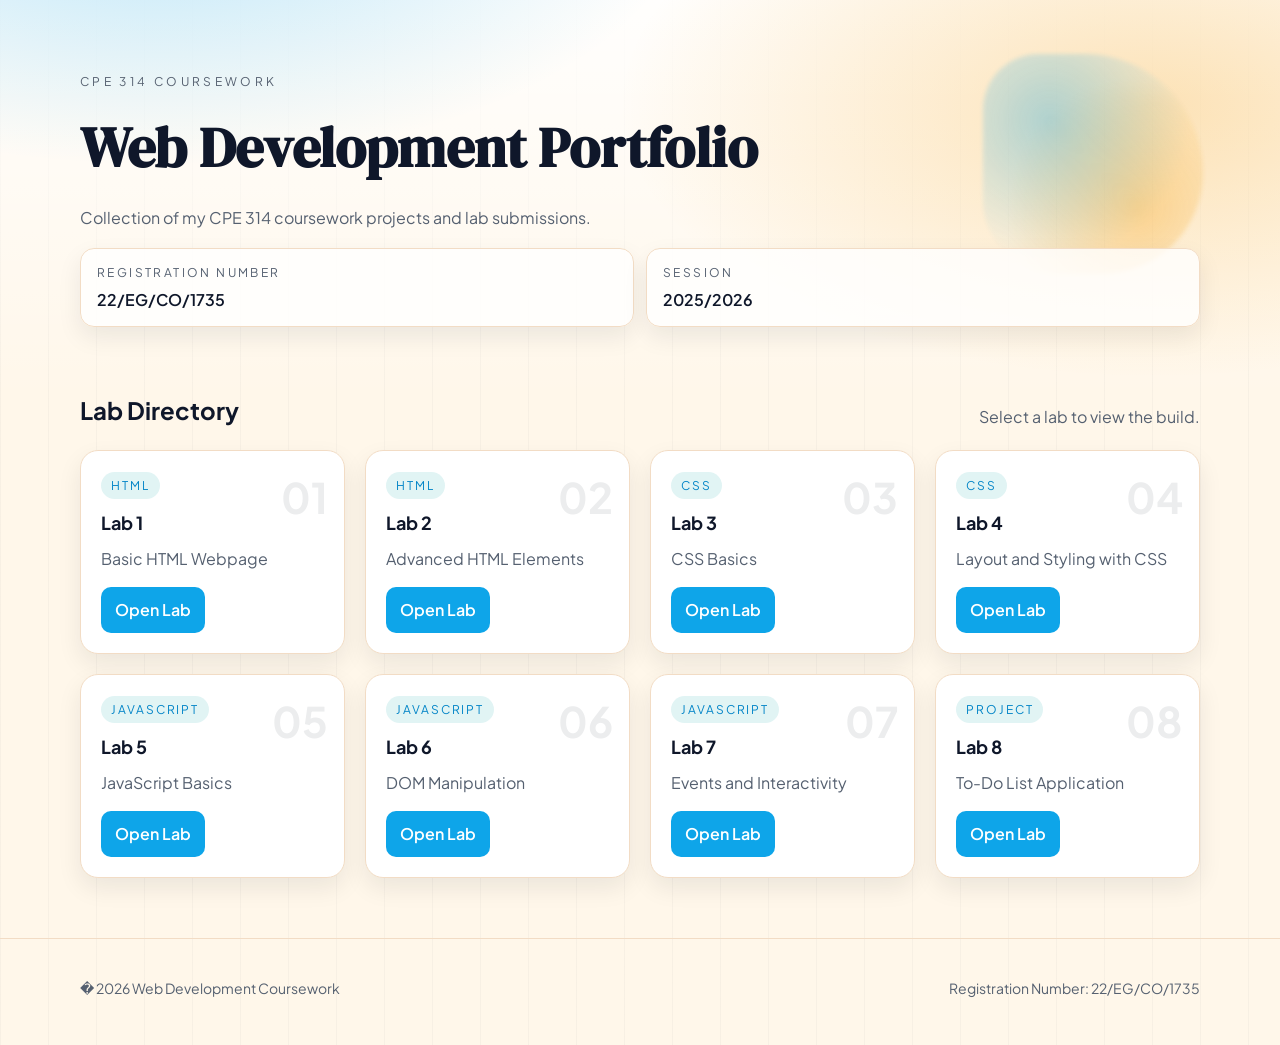
<file: index.html>
<!DOCTYPE html>
<html lang="en">
<head>
    <meta charset="UTF-8">
    <meta name="viewport" content="width=device-width, initial-scale=1.0">
    <title>My Web Development Projects</title>

    <link rel="preconnect" href="https://fonts.googleapis.com">
    <link rel="preconnect" href="https://fonts.gstatic.com" crossorigin>
    <link href="https://fonts.googleapis.com/css2?family=DM+Serif+Display&family=Plus+Jakarta+Sans:wght@400;600;700&display=swap" rel="stylesheet">

    <style>
        :root {
            --ink: #0f172a;
            --muted: #556070;
            --accent: #0ea5e9;
            --accent-dark: #0284c7;
            --accent-warm: #f59e0b;
            --card: #ffffff;
            --stroke: #f2dcc5;
            --bg: #fff7ea;
            --shadow: 0 20px 50px rgba(15, 23, 42, 0.12);
            --shadow-soft: 0 10px 24px rgba(15, 23, 42, 0.08);
        }

        * {
            box-sizing: border-box;
        }

        body {
            margin: 0;
            font-family: "Plus Jakarta Sans", "Segoe UI", system-ui, -apple-system, sans-serif;
            color: var(--ink);
            background:
                radial-gradient(900px 450px at 12% -10%, rgba(14, 165, 233, 0.28), transparent 60%),
                radial-gradient(820px 420px at 90% 10%, rgba(245, 158, 11, 0.28), transparent 65%),
                linear-gradient(180deg, rgba(255, 255, 255, 0.9), transparent 38%),
                repeating-linear-gradient(90deg, rgba(15, 23, 42, 0.03) 0 1px, transparent 1px 48px);
            background-color: var(--bg);
            line-height: 1.6;
            min-height: 100vh;
        }

        .page {
            min-height: 100vh;
            display: flex;
            flex-direction: column;
        }

        .container {
            width: min(1120px, 92vw);
            margin: 0 auto;
        }

        header {
            position: relative;
            padding: 72px 0 56px;
            overflow: hidden;
        }

        header::before {
            content: "";
            position: absolute;
            inset: 14% 6% auto auto;
            width: 220px;
            height: 220px;
            border-radius: 32% 68% 58% 42%;
            background: radial-gradient(circle at 30% 30%, rgba(14, 165, 233, 0.4), transparent 65%),
                        radial-gradient(circle at 70% 70%, rgba(245, 158, 11, 0.4), transparent 60%);
            filter: blur(2px);
            opacity: 0.8;
            animation: drift 18s ease-in-out infinite;
            z-index: 0;
        }

        .hero {
            display: grid;
            grid-template-columns: repeat(auto-fit, minmax(260px, 1fr));
            gap: 32px;
            align-items: center;
            position: relative;
            z-index: 1;
        }

        .eyebrow {
            text-transform: uppercase;
            letter-spacing: 0.28em;
            font-size: 12px;
            color: var(--muted);
            margin: 0 0 8px;
        }

        h1 {
            font-family: "DM Serif Display", "Times New Roman", serif;
            font-size: clamp(36px, 4.6vw, 56px);
            margin: 0 0 12px;
        }

        .hero p {
            margin: 0 0 12px;
            color: var(--muted);
            max-width: 60ch;
        }

        .meta-grid {
            display: grid;
            grid-template-columns: repeat(auto-fit, minmax(180px, 1fr));
            gap: 12px;
            margin-top: 18px;
        }

        .meta-card {
            border: 1px solid var(--stroke);
            background: rgba(255, 255, 255, 0.8);
            border-radius: 14px;
            padding: 14px 16px;
            box-shadow: var(--shadow-soft);
        }

        .meta-title {
            display: block;
            font-size: 12px;
            text-transform: uppercase;
            letter-spacing: 0.2em;
            color: var(--muted);
            margin-bottom: 4px;
        }

        .meta-value {
            font-weight: 600;
        }


        main {
            padding: 8px 0 60px;
            flex: 1;
        }

        .section-head {
            display: flex;
            align-items: flex-end;
            justify-content: space-between;
            gap: 16px;
            margin-bottom: 20px;
        }

        .section-head h2 {
            margin: 0;
            font-size: 24px;
        }

        .section-head p {
            margin: 0;
            color: var(--muted);
        }

        .lab-grid {
            display: grid;
            grid-template-columns: repeat(auto-fit, minmax(240px, 1fr));
            gap: 20px;
        }

        .lab-card {
            position: relative;
            border-radius: 18px;
            border: 1px solid var(--stroke);
            background: var(--card);
            padding: 20px;
            overflow: hidden;
            box-shadow: var(--shadow-soft);
            transform: translateY(12px);
            opacity: 0;
            animation: rise 700ms ease forwards;
        }

        .lab-card::before {
            content: attr(data-number);
            position: absolute;
            top: 12px;
            right: 16px;
            font-size: 42px;
            font-weight: 700;
            color: rgba(15, 23, 42, 0.08);
        }

        .lab-card h3 {
            margin: 0 0 8px;
            font-size: 18px;
        }

        .lab-card p {
            margin: 0 0 16px;
            color: var(--muted);
        }

        .lab-card a {
            display: inline-flex;
            align-items: center;
            gap: 8px;
            padding: 10px 14px;
            border-radius: 10px;
            background: var(--accent);
            color: #ffffff;
            text-decoration: none;
            font-weight: 600;
            transition: transform 0.2s ease, background 0.2s ease;
        }

        .lab-card a:hover {
            background: var(--accent-dark);
            transform: translateY(-2px);
        }

        .lab-card .tag {
            display: inline-block;
            margin-bottom: 10px;
            padding: 4px 10px;
            border-radius: 999px;
            font-size: 12px;
            letter-spacing: 0.16em;
            text-transform: uppercase;
            color: var(--accent-dark);
            background: rgba(14, 165, 164, 0.12);
        }

        .lab-card:nth-child(1) { animation-delay: 0ms; }
        .lab-card:nth-child(2) { animation-delay: 60ms; }
        .lab-card:nth-child(3) { animation-delay: 120ms; }
        .lab-card:nth-child(4) { animation-delay: 180ms; }
        .lab-card:nth-child(5) { animation-delay: 240ms; }
        .lab-card:nth-child(6) { animation-delay: 300ms; }
        .lab-card:nth-child(7) { animation-delay: 360ms; }
        .lab-card:nth-child(8) { animation-delay: 420ms; }

        footer {
            border-top: 1px solid var(--stroke);
            padding: 24px 0 32px;
            color: var(--muted);
            font-size: 14px;
        }

        .footer-inner {
            display: flex;
            justify-content: space-between;
            flex-wrap: wrap;
            gap: 12px;
        }

        @keyframes drift {
            0%, 100% { transform: translateY(0); }
            50% { transform: translateY(20px); }
        }

        @keyframes rise {
            from {
                opacity: 0;
                transform: translateY(18px);
            }
            to {
                opacity: 1;
                transform: translateY(0);
            }
        }

        @media (max-width: 760px) {
            header {
                padding: 56px 0 40px;
            }

            .section-head {
                flex-direction: column;
                align-items: flex-start;
            }
        }

        @media (prefers-reduced-motion: reduce) {
            header::before,
            .lab-card {
                animation: none;
            }

            .lab-card,
            .lab-card a {
                transition: none;
            }
        }
    </style>
</head>

<body>
    <div class="page">
        <header>
            <div class="container hero">
                <div>
                    <p class="eyebrow">CPE 314 Coursework</p>
                    <h1>Web Development Portfolio</h1>
                    <p>Collection of my CPE 314 coursework projects and lab submissions.</p>

                    <div class="meta-grid">
                        <div class="meta-card">
                            <span class="meta-title">Registration Number</span>
                            <span class="meta-value">22/EG/CO/1735</span>
                        </div>
                        <div class="meta-card">
                            <span class="meta-title">Session</span>
                            <span class="meta-value">2025/2026</span>
                        </div>
                    </div>
                </div>

            </div>
        </header>

        <main>
            <div class="container">
                <div class="section-head">
                    <h2>Lab Directory</h2>
                    <p>Select a lab to view the build.</p>
                </div>

                <section class="lab-grid">
                    <article class="lab-card" data-number="01">
                        <span class="tag">HTML</span>
                        <h3>Lab 1</h3>
                        <p>Basic HTML Webpage</p>
                        <a href="lab1/index.html">Open Lab</a>
                    </article>

                    <article class="lab-card" data-number="02">
                        <span class="tag">HTML</span>
                        <h3>Lab 2</h3>
                        <p>Advanced HTML Elements</p>
                        <a href="lab2/lab2.html">Open Lab</a>
                    </article>

                    <article class="lab-card" data-number="03">
                        <span class="tag">CSS</span>
                        <h3>Lab 3</h3>
                        <p>CSS Basics</p>
                        <a href="lab3/lab3.html">Open Lab</a>
                    </article>

                    <article class="lab-card" data-number="04">
                        <span class="tag">CSS</span>
                        <h3>Lab 4</h3>
                        <p>Layout and Styling with CSS</p>
                        <a href="lab4/lab4.html">Open Lab</a>
                    </article>

                    <article class="lab-card" data-number="05">
                        <span class="tag">JavaScript</span>
                        <h3>Lab 5</h3>
                        <p>JavaScript Basics</p>
                        <a href="lab5/lab5.html">Open Lab</a>
                    </article>

                    <article class="lab-card" data-number="06">
                        <span class="tag">JavaScript</span>
                        <h3>Lab 6</h3>
                        <p>DOM Manipulation</p>
                        <a href="lab6/lab6.html">Open Lab</a>
                    </article>

                    <article class="lab-card" data-number="07">
                        <span class="tag">JavaScript</span>
                        <h3>Lab 7</h3>
                        <p>Events and Interactivity</p>
                        <a href="lab7/lab7.html">Open Lab</a>
                    </article>

                    <article class="lab-card" data-number="08">
                        <span class="tag">Project</span>
                        <h3>Lab 8</h3>
                        <p>To-Do List Application</p>
                        <a href="lab8/todo.html">Open Lab</a>
                    </article>
                </section>
            </div>
        </main>

        <footer>
            <div class="container footer-inner">
                <p>� 2026 Web Development Coursework</p>
                <p>Registration Number: 22/EG/CO/1735</p>
            </div>
        </footer>
    </div>
</body>
</html>
</file>
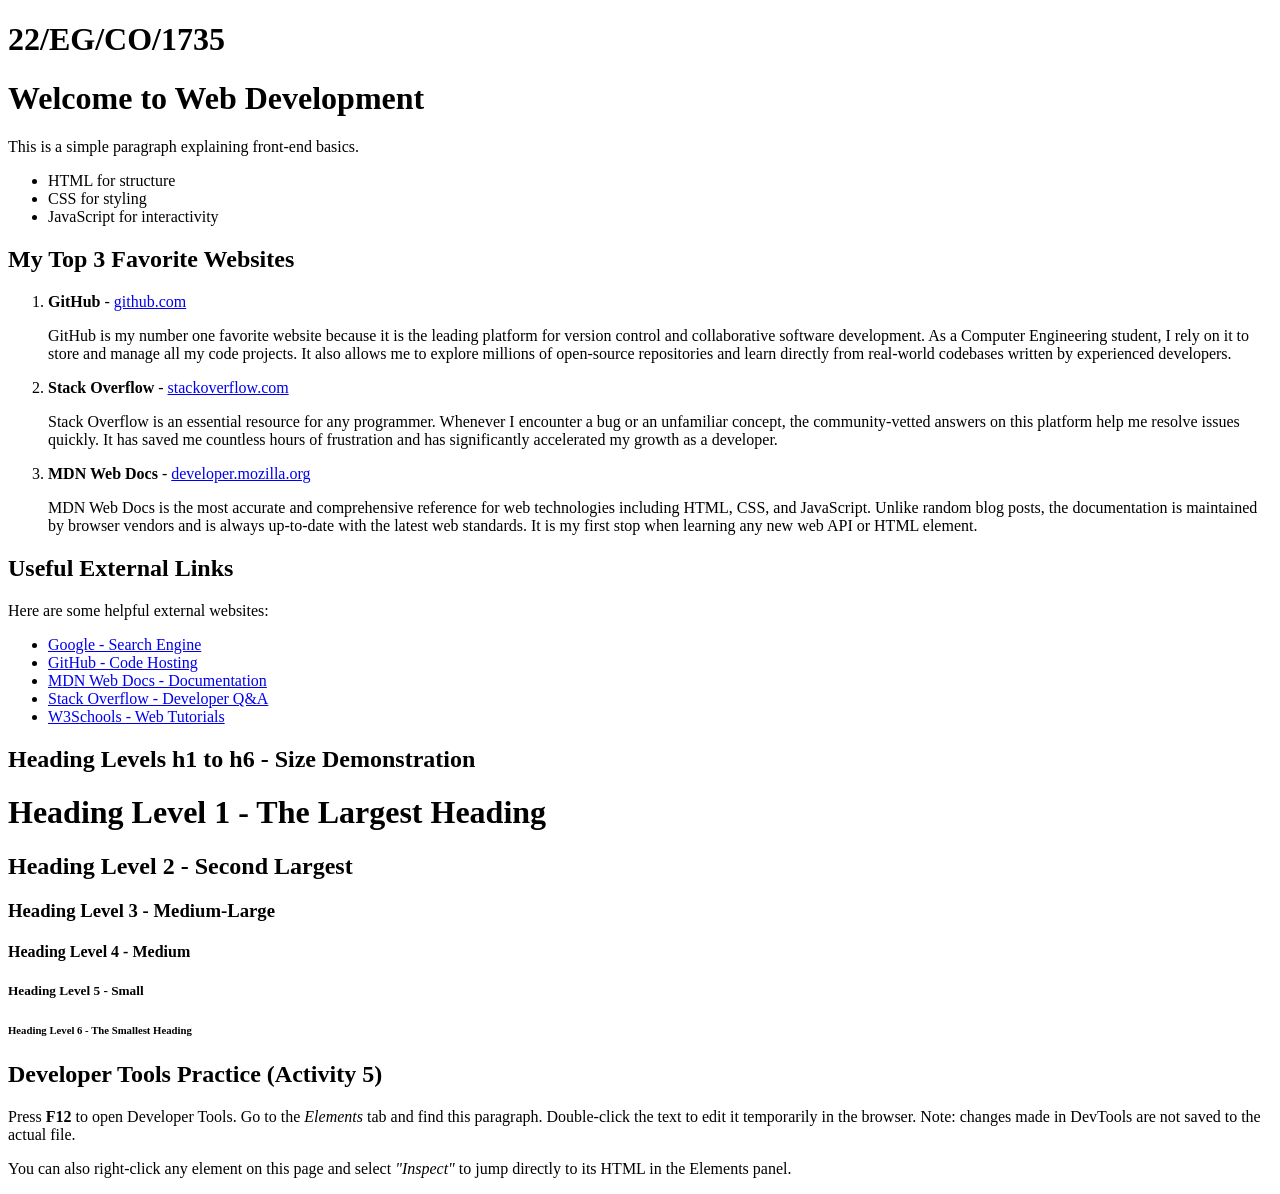
<file: lab1/index.html>
﻿<!DOCTYPE html>
<html lang="en">
<head>
    <meta charset="UTF-8">
    <meta name="viewport" content="width=device-width, initial-scale=1.0">
    <title>My First Web Page</title>
</head>
<body>

    
    <h1>22/EG/CO/1735</h1>

    
    <h1>Welcome to Web Development</h1>
    <p>This is a simple paragraph explaining front-end basics.</p>
    <ul>
        <li>HTML for structure</li>
        <li>CSS for styling</li>
        <li>JavaScript for interactivity</li>
    </ul>

    
    
    <h2>My Top 3 Favorite Websites</h2>
    <ol>
        <li>
            <strong>GitHub</strong> - <a href="https://github.com" target="_blank">github.com</a>
            <p>
                GitHub is my number one favorite website because it is the leading platform 
                for version control and collaborative software development. As a Computer 
                Engineering student, I rely on it to store and manage all my code projects. 
                It also allows me to explore millions of open-source repositories and learn 
                directly from real-world codebases written by experienced developers.
            </p>
        </li>
        <li>
            <strong>Stack Overflow</strong> - <a href="https://stackoverflow.com" target="_blank">stackoverflow.com</a>
            <p>
                Stack Overflow is an essential resource for any programmer. Whenever I 
                encounter a bug or an unfamiliar concept, the community-vetted answers on 
                this platform help me resolve issues quickly. It has saved me countless 
                hours of frustration and has significantly accelerated my growth as a developer.
            </p>
        </li>
        <li>
            <strong>MDN Web Docs</strong> - <a href="https://developer.mozilla.org" target="_blank">developer.mozilla.org</a>
            <p>
                MDN Web Docs is the most accurate and comprehensive reference for web 
                technologies including HTML, CSS, and JavaScript. Unlike random blog posts, 
                the documentation is maintained by browser vendors and is always up-to-date 
                with the latest web standards. It is my first stop when learning any new 
                web API or HTML element.
            </p>
        </li>
    </ol>

    
    
    <h2>Useful External Links</h2>
    <p>Here are some helpful external websites:</p>
    <ul>
        <li><a href="https://www.google.com" target="_blank">Google - Search Engine</a></li>
        <li><a href="https://github.com" target="_blank">GitHub - Code Hosting</a></li>
        <li><a href="https://developer.mozilla.org" target="_blank">MDN Web Docs - Documentation</a></li>
        <li><a href="https://stackoverflow.com" target="_blank">Stack Overflow - Developer Q&amp;A</a></li>
        <li><a href="https://www.w3schools.com" target="_blank">W3Schools - Web Tutorials</a></li>
    </ul>

    
    
    <h2>Heading Levels h1 to h6 - Size Demonstration</h2>
    <h1>Heading Level 1 - The Largest Heading</h1>
    <h2>Heading Level 2 - Second Largest</h2>
    <h3>Heading Level 3 - Medium-Large</h3>
    <h4>Heading Level 4 - Medium</h4>
    <h5>Heading Level 5 - Small</h5>
    <h6>Heading Level 6 - The Smallest Heading</h6>

    
    
    <h2>Developer Tools Practice (Activity 5)</h2>
    <p id="inspect-me">
        Press <strong>F12</strong> to open Developer Tools. Go to the 
        <em>Elements</em> tab and find this paragraph. Double-click the text 
        to edit it temporarily in the browser. Note: changes made in DevTools 
        are not saved to the actual file.
    </p>
    <p id="another-element">
        You can also right-click any element on this page and select 
        <em>"Inspect"</em> to jump directly to its HTML in the Elements panel.
    </p>

</body>
</html>
</file>
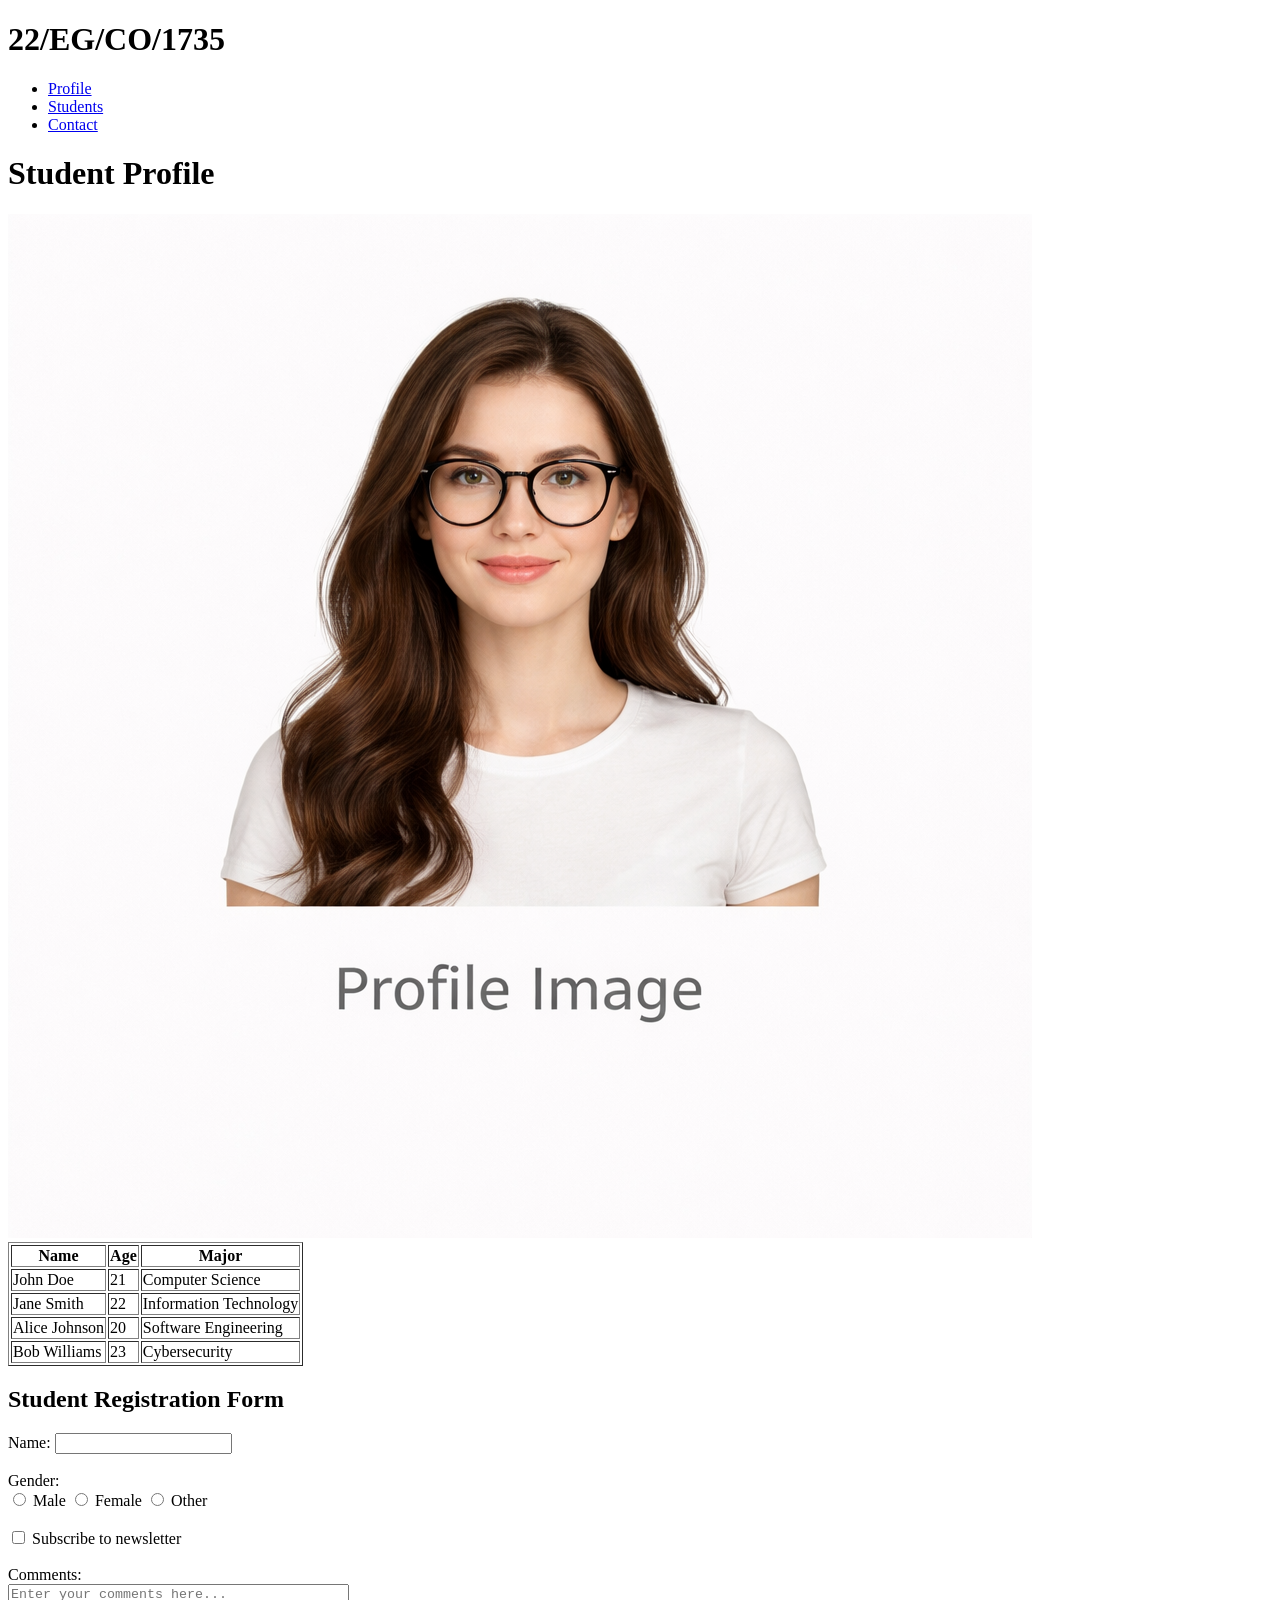
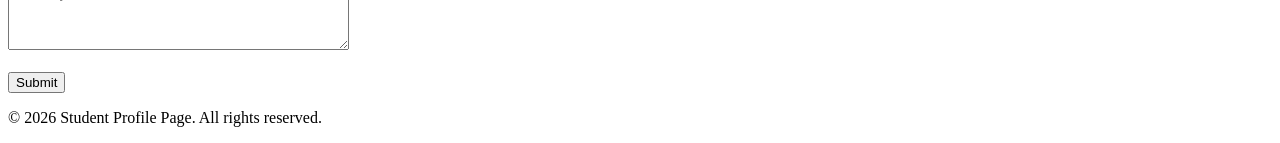
<file: lab2/lab2.html>
﻿<!DOCTYPE html>
<html lang="en">
<head>
    <meta charset="UTF-8">
    <title>Advanced HTML</title>
</head>
<body>
    
    <h1>22/EG/CO/1735</h1>

    
    <nav>
        <ul>
            <li><a href="#profile">Profile</a></li>
            <li><a href="#students">Students</a></li>
            <li><a href="#contact">Contact</a></li>
        </ul>
    </nav>

    <header>
        <h1>Student Profile</h1>
    </header>

    <article id="profile">
        <section>
            
            <img src="file_00000000a57872438fcdc1be38def788.png" alt="Profile Picture" onerror="this.src='https://via.placeholder.com/150'; this.onerror=null;">

            
            <table border="1" id="students">
                <tr>
                    <th>Name</th>
                    <th>Age</th>
                    <th>Major</th>
                </tr>
                <tr>
                    <td>John Doe</td>
                    <td>21</td>
                    <td>Computer Science</td>
                </tr>
                <tr>
                    <td>Jane Smith</td>
                    <td>22</td>
                    <td>Information Technology</td>
                </tr>
                <tr>
                    <td>Alice Johnson</td>
                    <td>20</td>
                    <td>Software Engineering</td>
                </tr>
                <tr>
                    <td>Bob Williams</td>
                    <td>23</td>
                    <td>Cybersecurity</td>
                </tr>
            </table>
        </section>
    </article>

    
    <article id="contact">
        <h2>Student Registration Form</h2>
        <form id="contact-form">
            <label for="name">Name:</label>
            <input type="text" id="name" name="name"><br><br>

            <label>Gender:</label><br>
            <input type="radio" id="male" name="gender" value="male">
            <label for="male">Male</label>
            <input type="radio" id="female" name="gender" value="female">
            <label for="female">Female</label>
            <input type="radio" id="other" name="gender" value="other">
            <label for="other">Other</label><br><br>

            <input type="checkbox" id="newsletter" name="newsletter" value="yes">
            <label for="newsletter">Subscribe to newsletter</label><br><br>

            <label for="comments">Comments:</label><br>
            <textarea id="comments" name="comments" rows="4" cols="40" placeholder="Enter your comments here..."></textarea><br><br>

            <input type="submit" value="Submit">
        </form>
    </article>

    <footer>
        <p>&copy; 2026 Student Profile Page. All rights reserved.</p>
    </footer>

</body>
</html>
</file>
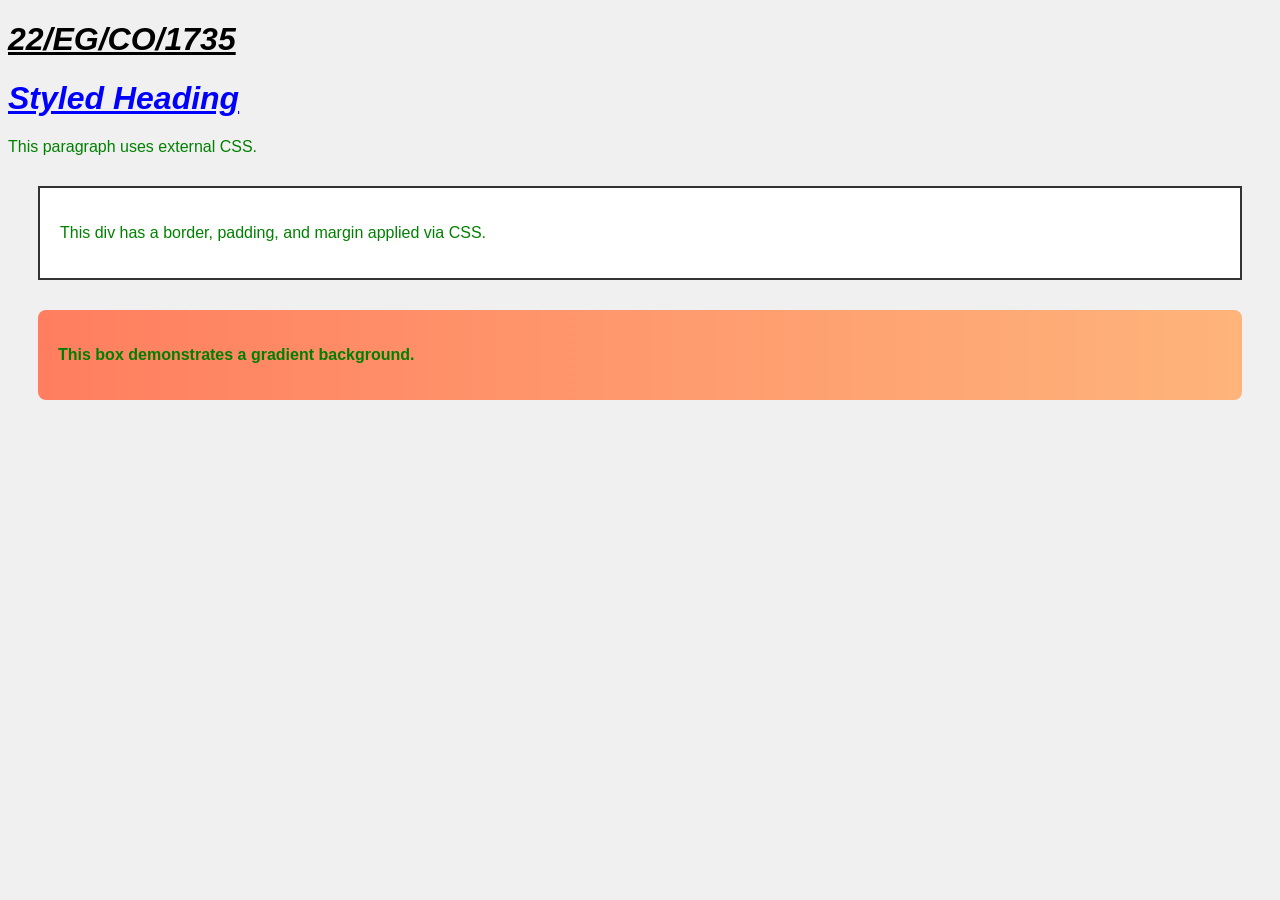
<file: lab3/lab3.html>
﻿<!DOCTYPE html>
<html lang="en">
<head>
    <meta charset="UTF-8">
    <title>CSS Basics</title>
    <link rel="stylesheet" href="styles.css">
    <style>
        h1 {
            font-style: italic;
            text-decoration: underline;
        }
    </style>
</head>
<body>
    <h1>22/EG/CO/1735</h1>
    <h1 style="color: blue;">Styled Heading</h1>
    <p>This paragraph uses external CSS.</p>

    <div class="styled-box">
        <p>This div has a border, padding, and margin applied via CSS.</p>
    </div>

    <div class="gradient-box">
        <p>This box demonstrates a gradient background.</p>
    </div>
</body>
</html>
</file>
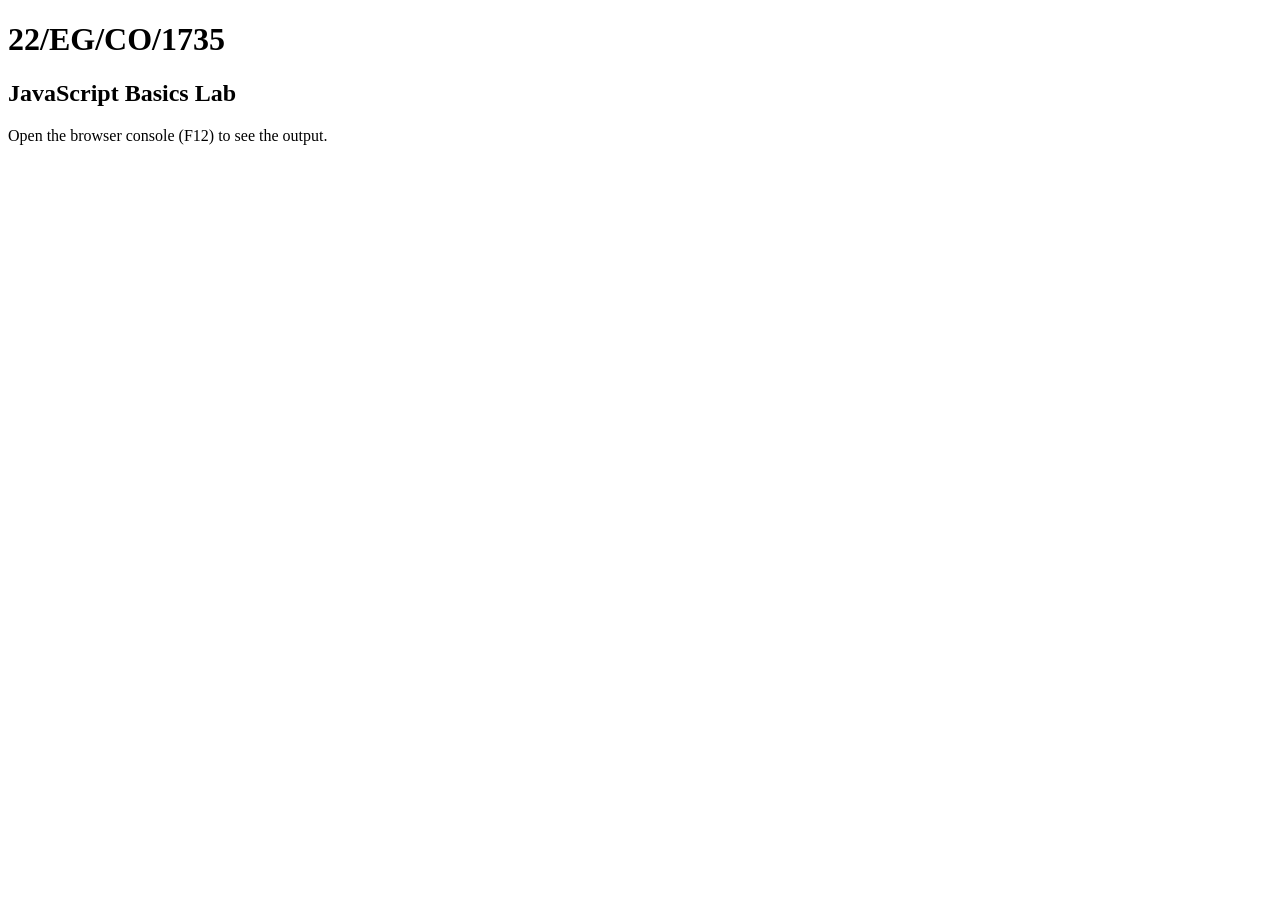
<file: lab5/lab5.html>
﻿<!DOCTYPE html>
<html lang="en">
<head>
    <meta charset="UTF-8">
    <meta name="viewport" content="width=device-width, initial-scale=1.0">
    <title>JS Basics</title>
    
    <script src="script.js" defer></script>
</head>
<body>
    
    <h1>22/EG/CO/1735</h1>
    
    <h2>JavaScript Basics Lab</h2>
    <p>Open the browser console (F12) to see the output.</p>
</body>
</html>
</file>
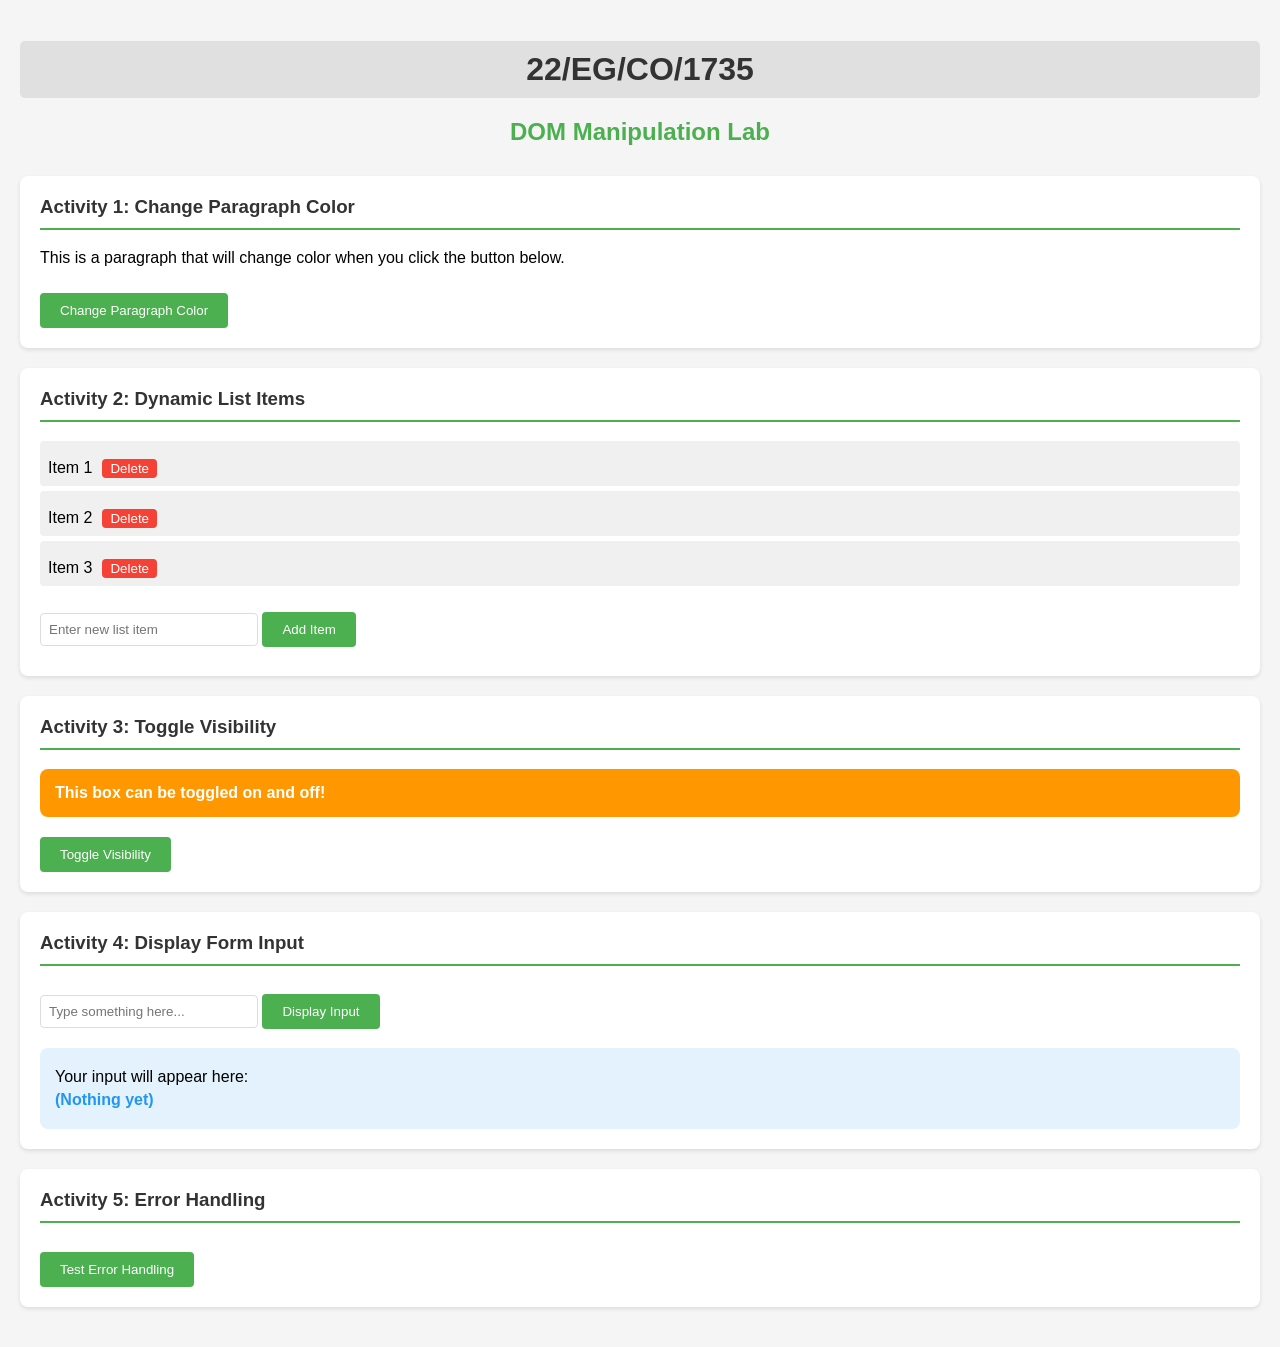
<file: lab6/lab6.html>
﻿<!DOCTYPE html>
<html lang="en">
<head>
    <meta charset="UTF-8">
    <meta name="viewport" content="width=device-width, initial-scale=1.0">
    <title>DOM Manipulation with JavaScript</title>
    <link rel="stylesheet" href="styles.css">
</head>
<body>
    
    <h1>22/EG/CO/1735</h1>
    
    <h2>DOM Manipulation Lab</h2>
    
    
    <div class="content">
        <h3>Activity 1: Change Paragraph Color</h3>
        <p id="colorParagraph">This is a paragraph that will change color when you click the button below.</p>
        <button onclick="changeColor()">Change Paragraph Color</button>
    </div>
    
    
    <div class="content">
        <h3>Activity 2: Dynamic List Items</h3>
        <ul id="itemList">
            <li>Item 1</li>
            <li>Item 2</li>
            <li>Item 3</li>
        </ul>
        <input type="text" id="newItem" placeholder="Enter new list item">
        <button onclick="addListItem()">Add Item</button>
    </div>
    
    
    <div class="content">
        <h3>Activity 3: Toggle Visibility</h3>
        <div id="toggleDiv" class="toggle-box">
            <p>This box can be toggled on and off!</p>
        </div>
        <button onclick="toggleVisibility()">Toggle Visibility</button>
    </div>
    
    
    <div class="content">
        <h3>Activity 4: Display Form Input</h3>
        <form id="inputForm">
            <input type="text" id="userInput" placeholder="Type something here...">
            <button type="button" onclick="displayInput()">Display Input</button>
        </form>
        <div id="displayDiv" class="display-box">
            <p>Your input will appear here:</p>
            <p id="outputText">(Nothing yet)</p>
        </div>
    </div>
    
    
    <div class="content">
        <h3>Activity 5: Error Handling</h3>
        <button onclick="handleError()">Test Error Handling</button>
        <p id="errorMessage" class="error-box"></p>
    </div>
    
    <script src="script.js"></script>
</body>
</html>
</file>
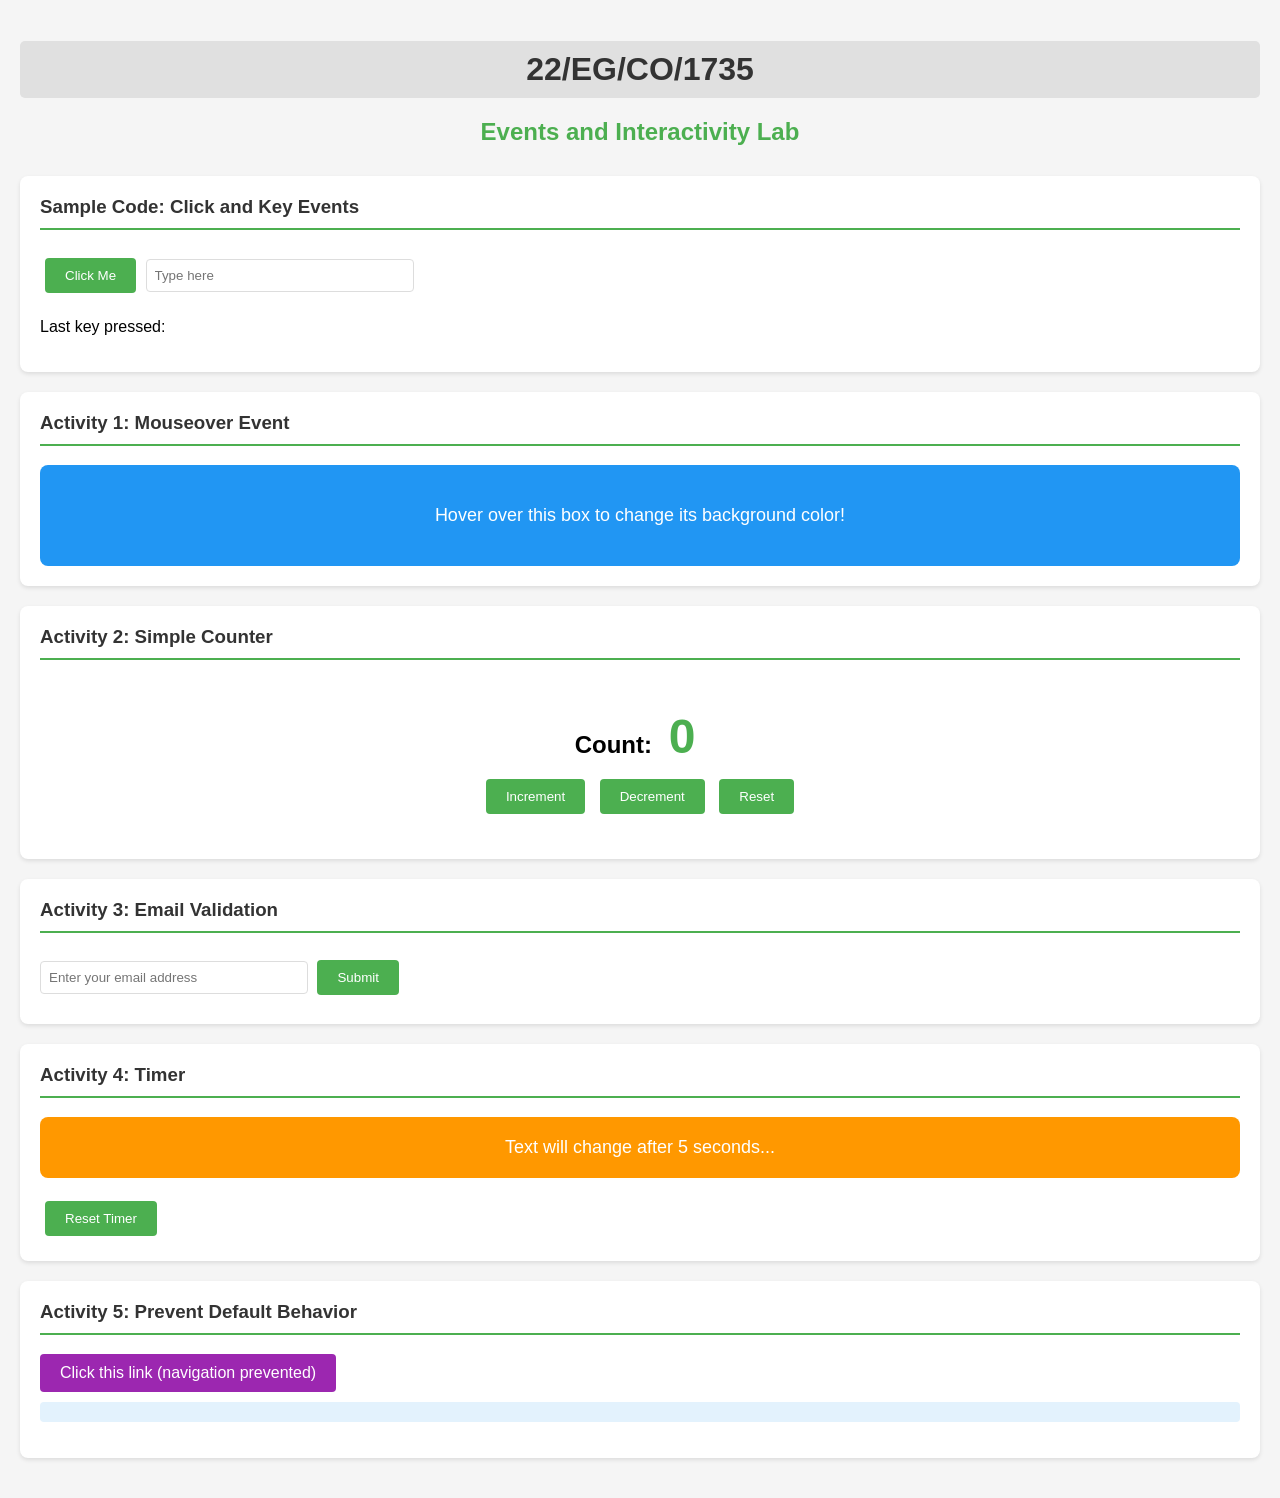
<file: lab7/lab7.html>
﻿<!DOCTYPE html>
<html lang="en">
<head>
    <meta charset="UTF-8">
    <meta name="viewport" content="width=device-width, initial-scale=1.0">
    <title>Events</title>
    <link rel="stylesheet" href="styles.css">
</head>
<body>
    
    <h1>22/EG/CO/1735</h1>
    
    <h2>Events and Interactivity Lab</h2>
    
    
    <div class="section">
        <h3>Sample Code: Click and Key Events</h3>
        <button id="btn">Click Me</button>
        <input type="text" id="input" placeholder="Type here">
        <p id="keyDisplay">Last key pressed: </p>
    </div>
    
    
    <div class="section">
        <h3>Activity 1: Mouseover Event</h3>
        <div id="hoverBox" class="hover-box">
            <p>Hover over this box to change its background color!</p>
        </div>
    </div>
    
    
    <div class="section">
        <h3>Activity 2: Simple Counter</h3>
        <div class="counter-container">
            <p>Count: <span id="counter">0</span></p>
            <button id="incrementBtn">Increment</button>
            <button id="decrementBtn">Decrement</button>
            <button id="resetBtn">Reset</button>
        </div>
    </div>
    
    
    <div class="section">
        <h3>Activity 3: Email Validation</h3>
        <form id="emailForm">
            <input type="text" id="email" placeholder="Enter your email address">
            <button type="submit" id="submitBtn">Submit</button>
        </form>
        <p id="validationMessage" class="validation-message"></p>
    </div>
    
    
    <div class="section">
        <h3>Activity 4: Timer</h3>
        <p id="timerText">Text will change after 5 seconds...</p>
        <button id="resetTimerBtn">Reset Timer</button>
    </div>
    
    
    <div class="section">
        <h3>Activity 5: Prevent Default Behavior</h3>
        <a href="https://www.google.com" id="preventLink">Click this link (navigation prevented)</a>
        <p id="linkMessage" class="link-message"></p>
    </div>
    
    <script src="script.js"></script>
</body>
</html>
</file>
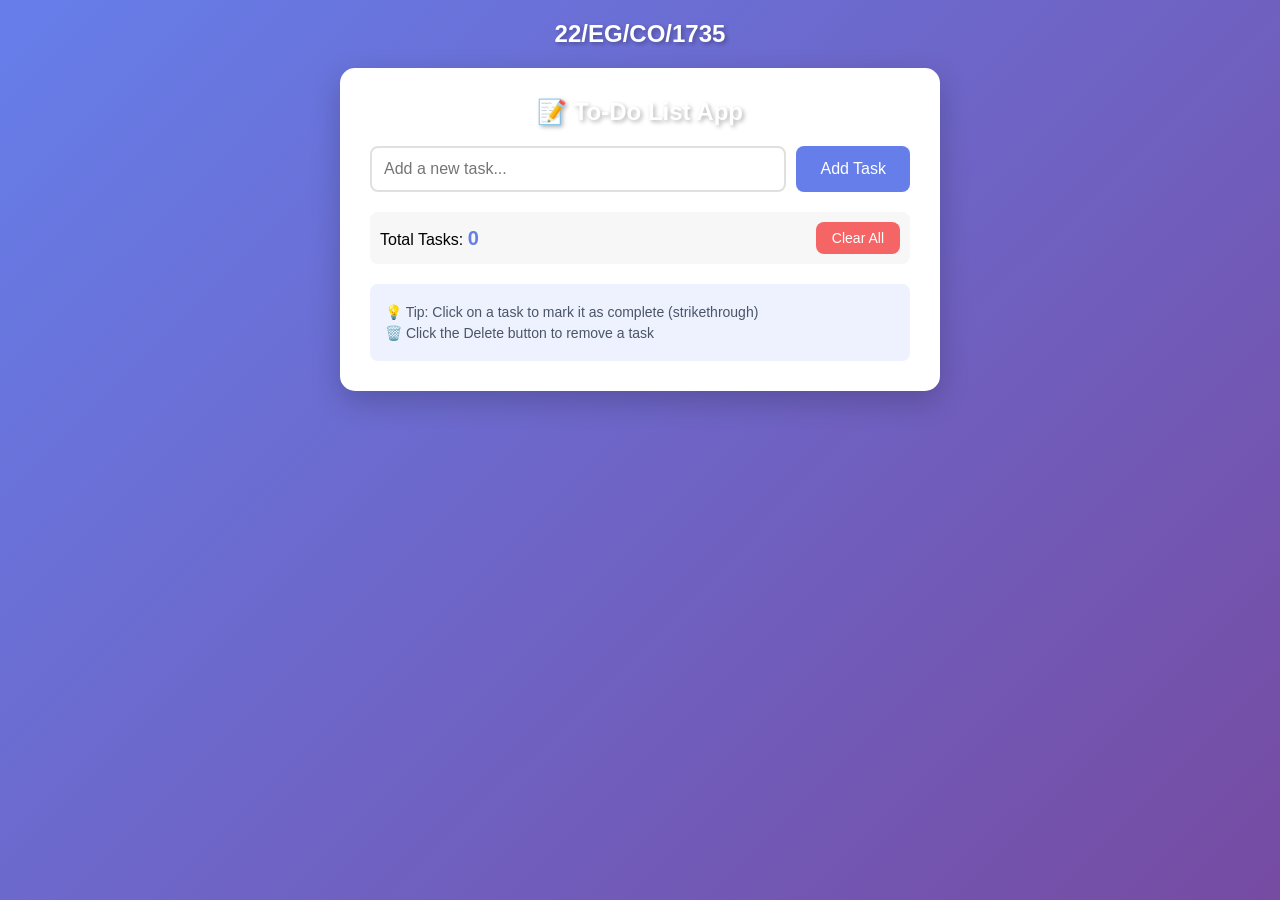
<file: lab8/todo.html>
﻿<!DOCTYPE html>
<html lang="en">
<head>
    <meta charset="UTF-8">
    <meta name="viewport" content="width=device-width, initial-scale=1.0">
    <title>To-Do List App</title>
    <link rel="stylesheet" href="todo.css">
</head>
<body>
    
    <h1>22/EG/CO/1735</h1>
    
    <div class="app-container">
        <h1 class="app-title">📝 To-Do List App</h1>
        
        <div class="input-container">
            <input type="text" id="task" placeholder="Add a new task...">
            <button onclick="addTask()">Add Task</button>
        </div>
        
        <div class="task-stats">
            <span>Total Tasks: <span id="taskCount">0</span></span>
            <button onclick="clearAllTasks()" class="clear-btn">Clear All</button>
        </div>
        
        <ul id="list"></ul>
        
        <div class="info">
            <p>💡 Tip: Click on a task to mark it as complete (strikethrough)</p>
            <p>🗑️ Click the Delete button to remove a task</p>
        </div>
    </div>
    
    <script src="todo.js"></script>
</body>
</html>
</file>
<file: lab3/styles.css>
﻿body {
    background-color: #f0f0f0;
    font-family: Arial, sans-serif;
}

p {
    color: green;
    font-size: 16px;
}

.styled-box {
    border: 2px solid #333;
    padding: 20px;
    margin: 30px;
    background-color: #fff;
}

.gradient-box {
    background: linear-gradient(to right, #ff7e5f, #feb47b);
    padding: 20px;
    margin: 30px;
    color: white;
    font-weight: bold;
    border-radius: 8px;
}
</file>
<file: lab6/styles.css>
﻿/* General styling */
body {
    font-family: Arial, sans-serif;
    margin: 0;
    padding: 20px;
    background-color: #f5f5f5;
}

/* Registration number styling */
h1 {
    text-align: center;
    color: #333;
    margin-bottom: 20px;
    padding: 10px;
    background-color: #e0e0e0;
    border-radius: 5px;
}

h2 {
    text-align: center;
    color: #4CAF50;
    margin-bottom: 30px;
}

/* Content sections */
.content {
    background-color: white;
    padding: 20px;
    margin-bottom: 20px;
    border-radius: 8px;
    box-shadow: 0 2px 4px rgba(0,0,0,0.1);
}

.content h3 {
    color: #333;
    margin-top: 0;
    border-bottom: 2px solid #4CAF50;
    padding-bottom: 10px;
}

/* Buttons */
button {
    background-color: #4CAF50;
    color: white;
    padding: 10px 20px;
    border: none;
    border-radius: 4px;
    cursor: pointer;
    margin-top: 10px;
    transition: background-color 0.3s;
}

button:hover {
    background-color: #45a049;
}

/* Input fields */
input[type="text"] {
    padding: 8px;
    margin: 10px 0;
    border: 1px solid #ddd;
    border-radius: 4px;
    width: 200px;
}

/* List styling */
ul {
    list-style-type: none;
    padding: 0;
}

li {
    padding: 8px;
    margin: 5px 0;
    background-color: #f0f0f0;
    border-radius: 4px;
}

/* Toggle box styling */
.toggle-box {
    background-color: #ff9800;
    padding: 15px;
    border-radius: 8px;
    margin: 10px 0;
    transition: all 0.3s ease;
}

.toggle-box p {
    margin: 0;
    color: white;
    font-weight: bold;
}

/* Display box styling */
.display-box {
    background-color: #e3f2fd;
    padding: 15px;
    border-radius: 8px;
    margin-top: 10px;
}

.display-box p {
    margin: 5px 0;
}

#outputText {
    font-weight: bold;
    color: #2196F3;
}

/* Error box styling */
.error-box {
    color: red;
    font-weight: bold;
    margin-top: 10px;
    padding: 10px;
    background-color: #ffebee;
    border-radius: 4px;
    display: none;
}

.error-box.show {
    display: block;
}
</file>
<file: lab7/styles.css>
﻿/* General styling */
body {
    font-family: Arial, sans-serif;
    margin: 0;
    padding: 20px;
    background-color: #f5f5f5;
}

/* Registration number styling */
h1 {
    text-align: center;
    color: #333;
    margin-bottom: 20px;
    padding: 10px;
    background-color: #e0e0e0;
    border-radius: 5px;
}

h2 {
    text-align: center;
    color: #4CAF50;
    margin-bottom: 30px;
}

/* Section styling */
.section {
    background-color: white;
    padding: 20px;
    margin-bottom: 20px;
    border-radius: 8px;
    box-shadow: 0 2px 4px rgba(0,0,0,0.1);
}

.section h3 {
    color: #333;
    margin-top: 0;
    border-bottom: 2px solid #4CAF50;
    padding-bottom: 10px;
}

/* Buttons */
button {
    background-color: #4CAF50;
    color: white;
    padding: 10px 20px;
    border: none;
    border-radius: 4px;
    cursor: pointer;
    margin: 5px;
    transition: background-color 0.3s;
}

button:hover {
    background-color: #45a049;
}

/* Input fields */
input[type="text"] {
    padding: 8px;
    margin: 10px 0;
    border: 1px solid #ddd;
    border-radius: 4px;
    width: 250px;
}

/* Activity 1: Hover box styling */
.hover-box {
    background-color: #2196F3;
    color: white;
    padding: 40px;
    text-align: center;
    border-radius: 8px;
    transition: background-color 0.3s ease;
    cursor: pointer;
}

.hover-box p {
    margin: 0;
    font-size: 18px;
}

/* Activity 2: Counter styling */
.counter-container {
    text-align: center;
    padding: 20px;
}

.counter-container p {
    font-size: 24px;
    font-weight: bold;
    margin: 10px 0;
}

#counter {
    font-size: 48px;
    color: #4CAF50;
    display: inline-block;
    margin: 0 10px;
}

/* Activity 3: Validation message */
.validation-message {
    margin-top: 10px;
    padding: 10px;
    border-radius: 4px;
    display: none;
}

.validation-message.error {
    color: #721c24;
    background-color: #f8d7da;
    border: 1px solid #f5c6cb;
    display: block;
}

.validation-message.success {
    color: #155724;
    background-color: #d4edda;
    border: 1px solid #c3e6cb;
    display: block;
}

/* Activity 4: Timer text */
#timerText {
    padding: 20px;
    background-color: #ff9800;
    color: white;
    text-align: center;
    border-radius: 8px;
    font-size: 18px;
    transition: all 0.3s ease;
}

/* Activity 5: Link styling */
#preventLink {
    display: inline-block;
    padding: 10px 20px;
    background-color: #9C27B0;
    color: white;
    text-decoration: none;
    border-radius: 4px;
    transition: background-color 0.3s;
}

#preventLink:hover {
    background-color: #7B1FA2;
}

.link-message {
    margin-top: 10px;
    padding: 10px;
    background-color: #e3f2fd;
    border-radius: 4px;
    color: #1976D2;
}
</file>
<file: lab8/todo.css>
﻿/* Base styling */
* {
    margin: 0;
    padding: 0;
    box-sizing: border-box;
}

body {
    font-family: 'Segoe UI', Tahoma, Geneva, Verdana, sans-serif;
    background: linear-gradient(135deg, #667eea 0%, #764ba2 100%);
    min-height: 100vh;
    padding: 20px;
}

/* Registration number styling */
h1:first-of-type {
    text-align: center;
    color: white;
    font-size: 24px;
    margin-bottom: 20px;
    text-shadow: 2px 2px 4px rgba(0,0,0,0.3);
}

/* App container */
.app-container {
    max-width: 600px;
    margin: 0 auto;
    background: white;
    border-radius: 15px;
    box-shadow: 0 10px 30px rgba(0,0,0,0.2);
    padding: 30px;
}

.app-title {
    text-align: center;
    color: #333;
    margin-bottom: 25px;
    font-size: 32px;
}

/* Input section */
.input-container {
    display: flex;
    gap: 10px;
    margin-bottom: 20px;
}

#task {
    flex: 1;
    padding: 12px;
    border: 2px solid #e0e0e0;
    border-radius: 8px;
    font-size: 16px;
    transition: border-color 0.3s;
}

#task:focus {
    outline: none;
    border-color: #667eea;
}

button {
    padding: 12px 24px;
    background-color: #667eea;
    color: white;
    border: none;
    border-radius: 8px;
    cursor: pointer;
    font-size: 16px;
    transition: background-color 0.3s;
}

button:hover {
    background-color: #5a67d8;
}

/* Task stats */
.task-stats {
    display: flex;
    justify-content: space-between;
    align-items: center;
    margin-bottom: 20px;
    padding: 10px;
    background-color: #f7f7f7;
    border-radius: 8px;
}

#taskCount {
    font-weight: bold;
    color: #667eea;
    font-size: 20px;
}

.clear-btn {
    background-color: #f56565;
    padding: 8px 16px;
    font-size: 14px;
}

.clear-btn:hover {
    background-color: #e53e3e;
}

/* List styling */
ul {
    list-style-type: none;
    margin: 0;
    padding: 0;
}

li {
    margin: 10px 0;
    padding: 15px;
    background: #f7f7f7;
    border-radius: 8px;
    display: flex;
    justify-content: space-between;
    align-items: center;
    transition: all 0.3s ease;
    animation: slideIn 0.3s ease;
}

@keyframes slideIn {
    from {
        opacity: 0;
        transform: translateX(-20px);
    }
    to {
        opacity: 1;
        transform: translateX(0);
    }
}

li:hover {
    transform: translateX(5px);
    background: #e8e8e8;
}

/* Task text */
.task-text {
    flex: 1;
    cursor: pointer;
    font-size: 16px;
    word-break: break-word;
}

/* Completed task styling - Activity 2 */
.task-text.completed {
    text-decoration: line-through;
    color: #888;
}

/* Delete button styling - Activity 1 */
.delete-btn {
    background-color: #f56565;
    padding: 6px 12px;
    font-size: 12px;
    margin-left: 10px;
}

.delete-btn:hover {
    background-color: #e53e3e;
}

/* Info section */
.info {
    margin-top: 20px;
    padding: 15px;
    background-color: #eef2ff;
    border-radius: 8px;
    font-size: 14px;
    color: #4a5568;
}

.info p {
    margin: 5px 0;
}

/* Activity 4: Responsive design with media queries */
@media (max-width: 768px) {
    body {
        padding: 10px;
    }
    
    .app-container {
        padding: 20px;
    }
    
    .app-title {
        font-size: 24px;
    }
    
    .input-container {
        flex-direction: column;
    }
    
    button {
        width: 100%;
    }
    
    .task-stats {
        flex-direction: column;
        gap: 10px;
        text-align: center;
    }
    
    li {
        flex-direction: column;
        align-items: stretch;
        text-align: center;
    }
    
    .delete-btn {
        margin-left: 0;
        margin-top: 10px;
    }
    
    .task-text {
        margin-bottom: 10px;
    }
}

@media (max-width: 480px) {
    .app-container {
        padding: 15px;
    }
    
    .app-title {
        font-size: 20px;
    }
    
    #task, button {
        font-size: 14px;
    }
    
    li {
        padding: 12px;
    }
    
    .info {
        font-size: 12px;
    }
}
</file>
